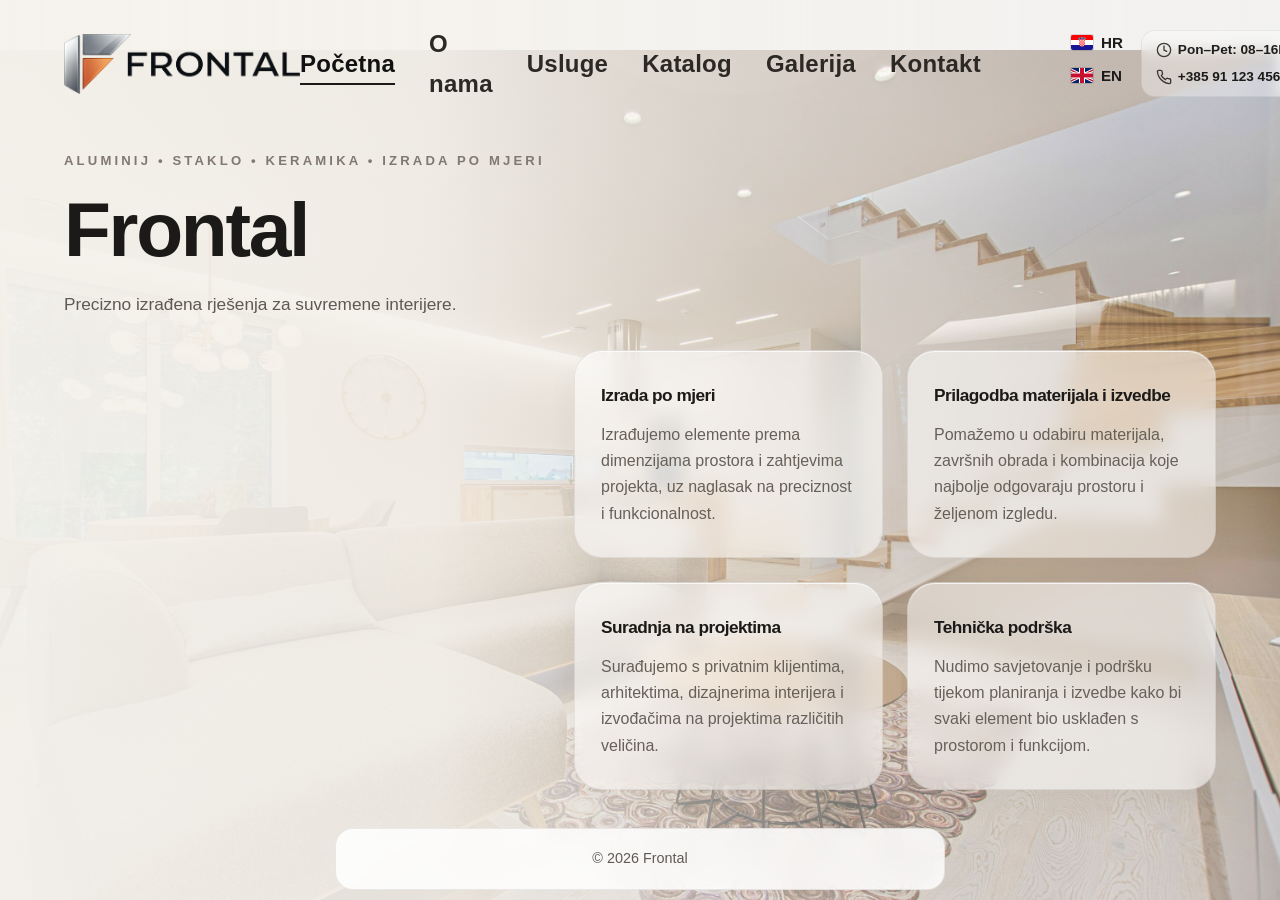
<file: index.html>
<!DOCTYPE html>
<html lang="hr">
<head>
  <meta charset="UTF-8" />
  <meta name="viewport" content="width=device-width, initial-scale=1.0" />

  <title>Frontal | Aluminij, staklo i keramika po mjeri</title>

  <meta name="description" content="Frontal – izrada aluminijskih, staklenih i keramičkih rješenja po mjeri. Moderna rješenja za interijere i poslovne prostore." />

  <!-- Open Graph (social sharing) -->
  <meta property="og:title" content="Frontal" />
  <meta property="og:description" content="Izrada aluminijskih, staklenih i keramičkih rješenja po mjeri." />
  <meta property="og:type" content="website" />

  <link rel="stylesheet" href="style.css" />
</head>
<body>

  <header class="site-header">
    <div class="container header-container">
      <a href="#hero" class="logo">
        <img src="images/FrontalLogoClean.png" alt="Frontal logo" />
      </a>

      <button class="menu-toggle" aria-label="Open menu" aria-expanded="false">
        <span></span>
        <span></span>
        <span></span>
      </button>

      <nav class="main-nav">
        <ul class="nav-list">
          <li><a href="#hero">Početna</a></li>
          <li><a href="#about">O nama</a></li>
          <li><a href="#services">Usluge</a></li>
          <li><a href="#catalogue">Katalog</a></li>
          <li><a href="#gallery">Galerija</a></li>
          <li><a href="#contact">Kontakt</a></li>
        </ul>
      </nav>

      <div class="header-meta">
        <div class="language-switcher" aria-label="Language switcher">
          <a href="index.html" class="language-link" aria-current="page">
            <img src="images/flag-hr.svg" alt="Croatian flag" class="flag-icon" />
            <span>HR</span>
          </a>

          <a href="en.html" class="language-link">
            <img src="images/flag-gb.svg" alt="United Kingdom flag" class="flag-icon" />
            <span>EN</span>
          </a>
        </div>

        <div class="header-info">
          <span class="info-item">
            <svg class="icon" viewBox="0 0 24 24" fill="none">
              <circle cx="12" cy="12" r="10" stroke="currentColor" stroke-width="2"/>
              <path d="M12 6v6l4 2" stroke="currentColor" stroke-width="2" stroke-linecap="round"/>
            </svg>
            Pon–Pet: 08–16h
          </span>

          <a href="tel:+385911234567" class="info-item">
            <svg class="icon" viewBox="0 0 24 24" fill="none">
              <path d="M22 16.92v3a2 2 0 0 1-2.18 2 
              19.8 19.8 0 0 1-8.63-3.07 
              19.5 19.5 0 0 1-6-6 
              19.8 19.8 0 0 1-3.07-8.67 
              A2 2 0 0 1 4.11 2h3a2 2 0 0 1 2 1.72 
              c.12.9.32 1.78.59 2.63 
              a2 2 0 0 1-.45 2.11L8.09 9.91 
              a16 16 0 0 0 6 6l1.45-1.45 
              a2 2 0 0 1 2.11-.45 
              c.85.27 1.73.47 2.63.59 
              A2 2 0 0 1 22 16.92z"
              stroke="currentColor" stroke-width="2" fill="none"/>
            </svg>
            +385 91 123 4567
          </a>
        </div>
      </div>
    </div>
  </header>

  <main>

    <!-- HERO -->
    <section id="hero" class="hero-section">
      <div class="container hero-container">
        <div class="hero-content">
          <p class="hero-subtitle">Aluminij • Staklo • Keramika • Izrada po mjeri</p>

          <h1 class="hero-title">
            Frontal
          </h1>

          <p class="hero-text">
            Precizno izrađena rješenja za suvremene interijere.
          </p>
        </div>

        <div class="hero-features">
          <div class="hero-feature-box">
            <h3>Izrada po mjeri</h3>
            <p>
              Izrađujemo elemente prema dimenzijama prostora i zahtjevima projekta,
              uz naglasak na preciznost i funkcionalnost.
            </p>
          </div>

          <div class="hero-feature-box">
            <h3>Prilagodba materijala i izvedbe</h3>
            <p>
              Pomažemo u odabiru materijala, završnih obrada i kombinacija koje najbolje
              odgovaraju prostoru i željenom izgledu.
            </p>
          </div>

          <div class="hero-feature-box">
            <h3>Suradnja na projektima</h3>
            <p>
              Surađujemo s privatnim klijentima, arhitektima, dizajnerima interijera
              i izvođačima na projektima različitih veličina.
            </p>
          </div>

          <div class="hero-feature-box">
            <h3>Tehnička podrška</h3>
            <p>
              Nudimo savjetovanje i podršku tijekom planiranja i izvedbe kako bi svaki
              element bio usklađen s prostorom i funkcijom.
            </p>
          </div>
        </div>
      </div>
    </section>

    <!-- ABOUT -->
    <section id="about" class="about-section section">
      <div class="container">
        <div class="section-heading">
          <h2>O nama</h2>
          <p>Specijalizirana izrada aluminijskih, staklenih i keramičkih rješenja po mjeri.</p>
        </div>

        <div class="about-content">
          <div class="about-text">
            <p>
              Frontal je specijalizirana radionica za izradu aluminijskih,
              staklenih i keramičkih rješenja po mjeri za stambene i poslovne prostore.
            </p>

            <p>
              Izrađujemo elemente poput kliznih vrata, vitrina, keramičkih radnih
              ploča, kuhinjskih otoka i drugih interijerskih rješenja.
              Svaki projekt prilagođava se dimenzijama prostora i željama klijenta.
            </p>

            <p>
              Kombiniramo vrhunske materijale s preciznom obradom kako bi rezultat bio
              dugotrajan, funkcionalan i estetski usklađen s prostorom.
            </p>
          </div>

          <div class="about-image">
            <img src="images/about-placeholder.jpg" alt="Radionica ili proizvodnja Frontal" />
          </div>
        </div>
      </div>
    </section>

    <!-- SERVICES -->
    <section id="services" class="services-section section">
      <div class="container">
        <div class="section-heading">
          <h2>Usluge</h2>
          <p>Izrada, prilagodba i izvedba rješenja po mjeri za suvremene interijere i eksterijere.</p>
        </div>

        <div class="services-grid">
          <div class="service-box">
            <h3>Izrada aluminijskih sustava</h3>
            <p>
              Proizvodnja aluminijskih vrata, okvira, vitrina i kliznih sustava
              prilagođenih dimenzijama i zahtjevima prostora.
            </p>
          </div>

          <div class="service-box">
            <h3>Staklena rješenja</h3>
            <p>
              Izrada i ugradnja staklenih vrata, stijena i dekorativnih elemenata
              za moderne i funkcionalne interijere.
            </p>
          </div>

          <div class="service-box">
            <h3>Keramičke površine</h3>
            <p>
              Izrada keramičkih radnih ploča, kuhinjskih otoka, umivaonika i zidnih
              obloga visoke otpornosti i dugotrajnosti.
            </p>
          </div>

          <div class="service-box">
            <h3>Montaža i ugradnja</h3>
            <p>
              Profesionalna ugradnja svih proizvoda uz preciznu izvedbu i završnu obradu
              prilagođenu prostoru.
            </p>
          </div>
        </div>
      </div>
    </section>

    <!-- CATALOGUE -->

    <section id="catalogue" class="catalogue-section section">
      <div class="container">
        <div class="section-heading">
          <h2>Katalog</h2>
          <p>Rješenja po mjeri za suvremene interijere i funkcionalne prostore.</p>
        </div>

        <div class="catalogue-grid">
          <article class="catalogue-card">
            <img src="images/aluminium-placeholder.jpg" alt="Aluminijski sustavi" />
            <div class="catalogue-content">
              <h3>Aluminijski sustavi</h3>
              <p>
                Aluminijske vratnice, klizna vrata i okviri izrađeni po mjeri.
                Dostupni u različitim bojama i završnim obradama.
              </p>
            </div>
          </article>

          <article class="catalogue-card">
            <img src="images/glass-placeholder.jpg" alt="Stakleni elementi" />
            <div class="catalogue-content">
              <h3>Stakleni elementi</h3>
              <p>
                Staklene površine, vrata i vitrine koje prostoru daju lakoću i
                sofisticiran izgled.
              </p>
            </div>
          </article>

          <article class="catalogue-card">
            <img src="images/wood-placeholder.jpg" alt="Interijerski elementi" />
            <div class="catalogue-content">
              <h3>Interijerski elementi</h3>
              <p>
                Vitrine, garderobe i ormari izrađeni po mjeri prostora za moderan
                i funkcionalan interijer.
              </p>
            </div>
          </article>

          <article class="catalogue-card">
            <img src="images/ceramics-placeholder.jpg" alt="Keramička rješenja" />
            <div class="catalogue-content">
              <h3>Keramička rješenja</h3>
              <p>
                Keramičke radne ploče, kuhinjski otoci i umivaonici visoke otpornosti i dugotrajnosti.
              </p>
            </div>
          </article>
        </div>
      </div>
    </section>

    <!-- GALLERY -->
    <section id="gallery" class="gallery-section section">
      <div class="container">
        <div class="section-heading">
          <h2>Galerija</h2>
          <p>Primjeri proizvoda, projekata i izvedenih rješenja.</p>
        </div>

        <div class="gallery-grid">
          <div class="gallery-item">
            <img src="images/gallery-1.jpg" alt="Primjer projekta 1" />
          </div>
          <div class="gallery-item">
            <img src="images/gallery-2.jpg" alt="Primjer projekta 2" />
          </div>
          <div class="gallery-item">
            <img src="images/gallery-3.jpg" alt="Primjer projekta 3" />
          </div>
          <div class="gallery-item">
            <img src="images/gallery-4.jpg" alt="Primjer projekta 4" />
          </div>
        </div>
      </div>
    </section>

    <!-- CONTACT -->
    <section id="contact" class="contact-section section">
      <div class="container">
        <div class="section-heading">
          <h2>Kontakt</h2>
          <p>
            Planirate uređenje doma ili radite na projektu za klijenta?
            Javite nam se za ponudu ili dodatne informacije.
          </p>
        </div>

        <div class="contact-content">
          <div class="contact-info">
            <h3>Kontakt informacije</h3>
            <p><strong>Telefon:</strong> +385 XX XXX XXX</p>
            <p><strong>Email:</strong> info@frontal.hr</p>
            <p><strong>Adresa:</strong> Ulica i broj, Grad</p>
          </div>

          <div class="contact-form-wrapper">
            <form class="contact-form">
              <div class="form-group">
                <label for="name">Ime i prezime</label>
                <input type="text" id="name" name="name" />
              </div>

              <div class="form-group">
                <label for="email">Email</label>
                <input type="email" id="email" name="email" />
              </div>

              <div class="form-group">
                <label for="message">Poruka</label>
                <textarea id="message" name="message" rows="6"></textarea>
              </div>

              <button type="submit" class="btn btn-primary">Pošalji</button>
            </form>
          </div>
        </div>
      </div>
    </section>
  </main>

  <!-- FOOTER -->

  <footer class="site-footer">
    <a href="#hero" class="footer-container">
      <span class="footer-copy">© 2026 Frontal</span>
    </a>
  </footer>

  <script src="script.js"></script>
</body>
</html>
</file>
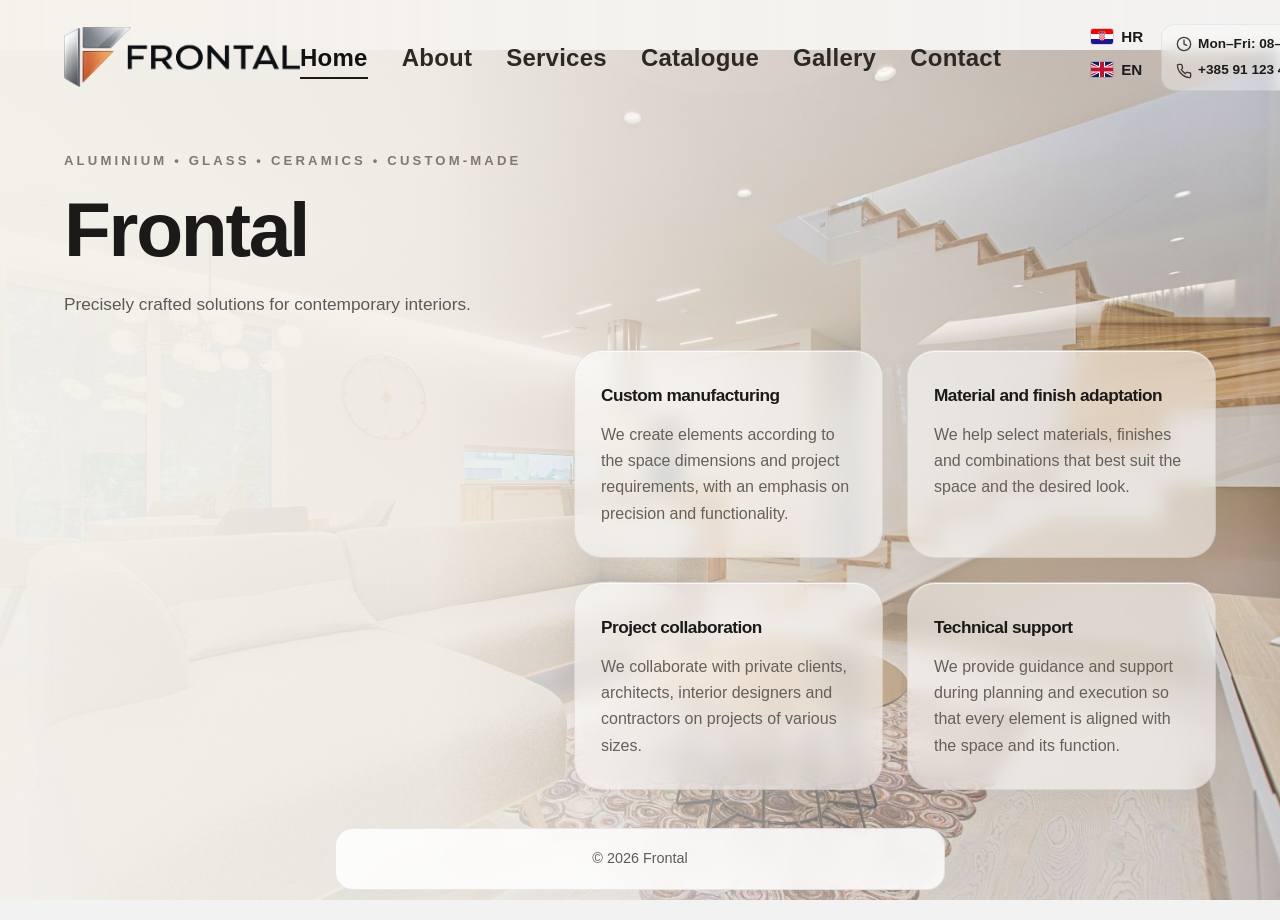
<file: en.html>
<!DOCTYPE html>
<html lang="en">
<head>
  <meta charset="UTF-8" />
  <meta name="viewport" content="width=device-width, initial-scale=1.0" />

  <title>Frontal | Custom aluminium, glass and ceramic solutions</title>

  <meta name="description" content="Frontal – custom aluminium, glass and ceramic solutions. Modern solutions for interiors and commercial spaces." />

  <!-- Open Graph (social sharing) -->
  <meta property="og:title" content="Frontal" />
  <meta property="og:description" content="Custom aluminium, glass and ceramic solutions." />
  <meta property="og:type" content="website" />

  <link rel="stylesheet" href="style.css" />
</head>
<body>

  <header class="site-header">
    <div class="container header-container">
      <a href="#hero" class="logo">
        <img src="images/FrontalLogoClean.png" alt="Frontal logo" />
      </a>

      <button class="menu-toggle" aria-label="Open menu" aria-expanded="false">
        <span></span>
        <span></span>
        <span></span>
      </button>

      <nav class="main-nav">
        <ul class="nav-list">
          <li><a href="#hero">Home</a></li>
          <li><a href="#about">About</a></li>
          <li><a href="#services">Services</a></li>
          <li><a href="#catalogue">Catalogue</a></li>
          <li><a href="#gallery">Gallery</a></li>
          <li><a href="#contact">Contact</a></li>
        </ul>
      </nav>

      <div class="header-meta">
        <div class="language-switcher" aria-label="Language switcher">
          <a href="index.html" class="language-link">
            <img src="images/flag-hr.svg" alt="Croatian flag" class="flag-icon" />
            <span>HR</span>
          </a>

          <a href="en.html" class="language-link" aria-current="page">
            <img src="images/flag-gb.svg" alt="English flag" class="flag-icon" />
            <span>EN</span>
          </a>
        </div>

        <div class="header-info">
          <span class="info-item">
            <svg class="icon" viewBox="0 0 24 24" fill="none">
              <circle cx="12" cy="12" r="10" stroke="currentColor" stroke-width="2"/>
              <path d="M12 6v6l4 2" stroke="currentColor" stroke-width="2" stroke-linecap="round"/>
            </svg>
            Mon–Fri: 08–16h
          </span>

          <a href="tel:+385911234567" class="info-item">
            <svg class="icon" viewBox="0 0 24 24" fill="none">
              <path d="M22 16.92v3a2 2 0 0 1-2.18 2 
              19.8 19.8 0 0 1-8.63-3.07 
              19.5 19.5 0 0 1-6-6 
              19.8 19.8 0 0 1-3.07-8.67 
              A2 2 0 0 1 4.11 2h3a2 2 0 0 1 2 1.72 
              c.12.9.32 1.78.59 2.63 
              a2 2 0 0 1-.45 2.11L8.09 9.91 
              a16 16 0 0 0 6 6l1.45-1.45 
              a2 2 0 0 1 2.11-.45 
              c.85.27 1.73.47 2.63.59 
              A2 2 0 0 1 22 16.92z"
              stroke="currentColor" stroke-width="2" fill="none"/>
            </svg>
            +385 91 123 4567
          </a>
        </div>
      </div>
    </div>
  </header>

  <main>

    <!-- HERO -->
    <section id="hero" class="hero-section">
      <div class="container hero-container">
        <div class="hero-content">
          <p class="hero-subtitle">Aluminium • Glass • Ceramics • Custom-made</p>

          <h1 class="hero-title">
            Frontal
          </h1>

          <p class="hero-text">
            Precisely crafted solutions for contemporary interiors.
          </p>
        </div>

        <div class="hero-features">
          <div class="hero-feature-box">
            <h3>Custom manufacturing</h3>
            <p>
              We create elements according to the space dimensions and project requirements,
              with an emphasis on precision and functionality.
            </p>
          </div>

          <div class="hero-feature-box">
            <h3>Material and finish adaptation</h3>
            <p>
              We help select materials, finishes and combinations that best suit the space
              and the desired look.
            </p>
          </div>

          <div class="hero-feature-box">
            <h3>Project collaboration</h3>
            <p>
              We collaborate with private clients, architects, interior designers
              and contractors on projects of various sizes.
            </p>
          </div>

          <div class="hero-feature-box">
            <h3>Technical support</h3>
            <p>
              We provide guidance and support during planning and execution so that every
              element is aligned with the space and its function.
            </p>
          </div>
        </div>
      </div>
    </section>

    <!-- ABOUT -->
    <section id="about" class="about-section section">
      <div class="container">
        <div class="section-heading">
          <h2>About Us</h2>
          <p>Specialised custom aluminium, glass and ceramic solutions.</p>
        </div>

        <div class="about-content">
          <div class="about-text">
            <p>
              Frontal is a specialised workshop for producing custom aluminium,
              glass and ceramic solutions for residential and commercial spaces.
            </p>

            <p>
              We create elements such as sliding doors, display cabinets, ceramic worktops,
              kitchen islands and other interior solutions.
              Each project is adapted to the dimensions of the space and the client’s wishes.
            </p>

            <p>
              We combine premium materials with precise craftsmanship to ensure the result is
              durable, functional and visually aligned with the space.
            </p>
          </div>

          <div class="about-image">
            <img src="images/about-placeholder.jpg" alt="Frontal workshop or production" />
          </div>
        </div>
      </div>
    </section>

    <!-- SERVICES -->
    <section id="services" class="services-section section">
      <div class="container">
        <div class="section-heading">
          <h2>Services</h2>
          <p>Manufacturing, adaptation and installation of custom solutions for contemporary interiors and exteriors.</p>
        </div>

        <div class="services-grid">
          <div class="service-box">
            <h3>Aluminium systems manufacturing</h3>
            <p>
              Production of aluminium doors, frames, display cabinets and sliding systems
              tailored to the dimensions and requirements of the space.
            </p>
          </div>

          <div class="service-box">
            <h3>Glass solutions</h3>
            <p>
              Manufacturing and installation of glass doors, partitions and decorative elements
              for modern and functional interiors.
            </p>
          </div>

          <div class="service-box">
            <h3>Ceramic surfaces</h3>
            <p>
              Production of ceramic worktops, kitchen islands, sinks and wall cladding
              with high resistance and long-lasting durability.
            </p>
          </div>

          <div class="service-box">
            <h3>Assembly and installation</h3>
            <p>
              Professional installation of all products with precise execution and finishing
              adapted to the space.
            </p>
          </div>
        </div>
      </div>
    </section>

    <!-- CATALOGUE -->

    <section id="catalogue" class="catalogue-section section">
      <div class="container">
        <div class="section-heading">
          <h2>Catalogue</h2>
          <p>Custom solutions for contemporary interiors and functional spaces.</p>
        </div>

        <div class="catalogue-grid">
          <article class="catalogue-card">
            <img src="images/aluminium-placeholder.jpg" alt="Aluminium systems" />
            <div class="catalogue-content">
              <h3>Aluminium systems</h3>
              <p>
                Aluminium cabinet doors, sliding doors and frames made to measure.
                Available in different colours and finishes.
              </p>
            </div>
          </article>

          <article class="catalogue-card">
            <img src="images/glass-placeholder.jpg" alt="Glass elements" />
            <div class="catalogue-content">
              <h3>Glass elements</h3>
              <p>
                Glass surfaces, doors and display cabinets that add lightness and
                a sophisticated look to the space.
              </p>
            </div>
          </article>

          <article class="catalogue-card">
            <img src="images/wood-placeholder.jpg" alt="Interior elements" />
            <div class="catalogue-content">
              <h3>Interior elements</h3>
              <p>
                Display cabinets, wardrobes and closets made to fit the space for a modern
                and functional interior.
              </p>
            </div>
          </article>

          <article class="catalogue-card">
            <img src="images/ceramics-placeholder.jpg" alt="Ceramic solutions" />
            <div class="catalogue-content">
              <h3>Ceramic solutions</h3>
              <p>
                Ceramic worktops, kitchen islands and sinks with high resistance and long-lasting durability.
              </p>
            </div>
          </article>
        </div>
      </div>
    </section>

    <!-- GALLERY -->

    <section id="gallery" class="gallery-section section">
      <div class="container">
        <div class="section-heading">
          <h2>Gallery</h2>
          <p>Examples of products, projects and completed solutions.</p>
        </div>

        <div class="gallery-grid">
          <div class="gallery-item">
            <img src="images/gallery-1.jpg" alt="Project example 1" />
          </div>
          <div class="gallery-item">
            <img src="images/gallery-2.jpg" alt="Project example 2" />
          </div>
          <div class="gallery-item">
            <img src="images/gallery-3.jpg" alt="Project example 3" />
          </div>
          <div class="gallery-item">
            <img src="images/gallery-4.jpg" alt="Project example 4" />
          </div>
        </div>
      </div>
    </section>

    <!-- CONTACT -->
    <section id="contact" class="contact-section section">
      <div class="container">
        <div class="section-heading">
          <h2>Contact</h2>
          <p>
            Planning a home renovation or working on a project for a client?
            Contact us for a quote or additional information.
          </p>
        </div>

        <div class="contact-content">
          <div class="contact-info">
            <h3>Contact information</h3>
            <p><strong>Phone:</strong> +385 XX XXX XXX</p>
            <p><strong>Email:</strong> info@frontal.hr</p>
            <p><strong>Address:</strong> Street and number, City</p>
          </div>

          <div class="contact-form-wrapper">
            <form class="contact-form">
              <div class="form-group">
                <label for="name">Full name</label>
                <input type="text" id="name" name="name" />
              </div>

              <div class="form-group">
                <label for="email">Email</label>
                <input type="email" id="email" name="email" />
              </div>

              <div class="form-group">
                <label for="message">Message</label>
                <textarea id="message" name="message" rows="6"></textarea>
              </div>

              <button type="submit" class="btn btn-primary">Send</button>
            </form>
          </div>
        </div>
      </div>
    </section>
  </main>

  <!-- FOOTER -->

  <footer class="site-footer">
    <a href="#hero" class="footer-container">
      <span class="footer-copy">© 2026 Frontal</span>
    </a>
  </footer>

  <script src="script.js"></script>
</body>
</html>
</file>
<file: style.css>
/* ---------- RESET ---------- */

*{
  margin:0;
  padding:0;
  box-sizing:border-box;
}

:root{
  --hero-top-padding: 150px;
  --hero-bottom-padding: 20px;
  --hero-left-offset: 0px;
  --nav-font-size: 1.5rem;
  --language-to-header-gap: 18px;
  --language-item-gap: 8px;
  --language-flag-text-gap: 8px;
}

html, body{
  width:100%;
  min-height:100%;
  height:100%;
}

body{
  font-family:Arial, Helvetica, sans-serif;
  background:#f2f2f2;
  color:#1d1d1b;
  line-height:1.65;
  -webkit-font-smoothing:antialiased;
  text-rendering:optimizeLegibility;
  display:flex;
  flex-direction:column;
  min-height:100vh;
}

img{
  display:block;
  width:100%;
}

a{
  color:inherit;
  text-decoration:none;
}

button{
  font:inherit;
}

h1, h2, h3{
  color:#1b1a18;
  font-weight:600;
  letter-spacing:-0.03em;
}

p{
  color:#5f5a54;
}

/* ---------- GLOBAL ---------- */

.container{
  width:min(90%, 1600px);
  margin:0 auto;
}

.section{
  min-height:100vh;
  padding:140px 0 140px;
  background:
    linear-gradient(to bottom, rgba(255,255,255,0.26), rgba(255,255,255,0)),
    #f0ece6;
}

.section-heading{
  text-align:center;
  margin-bottom:70px;
}

.section-heading h2{
  font-size:clamp(2.3rem, 4vw, 4.2rem);
  line-height:1.02;
  margin-bottom:16px;
}

.section-heading p{
  max-width:720px;
  margin:0 auto;
  font-size:1.02rem;
  color:#6b655e;
}

.btn{
  display:inline-flex;
  align-items:center;
  justify-content:center;
  min-width:190px;
  padding:15px 30px;
  border-radius:999px;
  font-size:0.96rem;
  font-weight:600;
  letter-spacing:0.02em;
  transition:all 0.3s ease;
  cursor:pointer;
}

.btn-primary{
  background:#1c1b19;
  color:#ffffff;
  border:1px solid #1c1b19;
  box-shadow:0 10px 24px rgba(0,0,0,0.08);
}

.btn-primary:hover{
  background:#34312d;
  border-color:#34312d;
  transform:translateY(-2px);
}

.btn-secondary{
  background:rgba(255,255,255,0.55);
  color:#1c1b19;
  border:1px solid rgba(28,27,25,0.12);
  backdrop-filter:blur(8px);
}

.btn-secondary:hover{
  background:#ffffff;
  transform:translateY(-2px);
}

/* ---------- HEADER ---------- */

.site-header{
  position:absolute;
  top:0;
  left:0;
  width:100%;
  z-index:1000;
  background:transparent;
  backdrop-filter:none;
  border-bottom:none;
}

.header-container{
  display:flex;
  justify-content:space-between;
  align-items:center;
  padding:24px 0;
}

.logo{
  font-size:2rem;
  font-weight:700;
  letter-spacing:-0.05em;
  color:#181715;
  transition:opacity 0.25s ease, transform 0.25s ease;
  display:flex;
  align-items:center;
  height:100%;
}

.logo:hover{
  opacity:0.7;
  transform:translateY(-1px);
  cursor:pointer;
}

.logo img{
  height:60px;
  width:auto;
  display:block;
}

.header-info{
  display:flex;
  flex-direction:column;
  align-items:flex-start;
  gap:4px;
  font-size:0.85rem;
  white-space:nowrap;
  
  padding:8px 14px;
  border-radius:14px;

  background:rgba(255,255,255,0.35);
  backdrop-filter:blur(8px);

  border:1px solid rgba(0,0,0,0.06);
}

.header-info a{
  font-weight:600;
  color:#1c1b19;
}

.header-info span{
  font-weight:600;
}

.info-item{
  display:flex;
  align-items:center;
  gap:6px;
}

.icon{
  width:16px;
  height:16px;
  opacity:0.85;
}

.main-nav{
  margin-left:auto;
  margin-right: 90px;
}

.main-nav .nav-list{
  list-style:none;
  display:flex;
  align-items:center;
  gap:34px;
}

.main-nav a{
  position:relative;
  color:#2c2925;
  font-size:var(--nav-font-size); /* navbar font size */
  font-weight:600;
  letter-spacing:0.01em;
  transition:color 0.25s ease;
}

.main-nav a::after{
  content:"";
  position:absolute;
  left:0;
  bottom:-8px;
  width:0;
  height:1.5px;
  background:#1b1a18;
  transition:width 0.3s ease;
}

.main-nav a:hover::after,
.main-nav a.active::after{
  width:100%;
}

.main-nav a:hover,
.main-nav a.active{
  color:#111;
}

.header-meta{
  display:flex;
  align-items:flex-start;
  gap:var(--language-to-header-gap);
}

.language-switcher{
  display:flex;
  flex-direction:column;
  align-items:flex-start;
  gap:var(--language-item-gap);
  white-space:nowrap;
}

.language-link{
  display:inline-flex;
  align-items:center;
  gap:var(--language-flag-text-gap);
  font-size:0.95rem;
  font-weight:600;
  color:#1c1b19;
}

.language-link:hover{
  opacity:0.7;
}

.flag-icon{
  width:22px;
  height:15px;
  object-fit:cover;
  display:block;
  border-radius:2px;
  box-shadow:0 0 0 1px rgba(0,0,0,0.12);
  flex-shrink:0;
}

/* ---------- HERO ---------- */

.hero-section{
  position:relative;
  min-height:100vh;
  display:flex;
  align-items:flex-start;
  overflow:hidden;
  opacity:0;
  transform:translateY(20px);
  padding-top:var(--hero-top-padding);
  padding-bottom:var(--hero-bottom-padding);

  background:
    linear-gradient(
      90deg,
      rgba(245,242,236,0.96) 0%,
      rgba(245,242,236,0.9) 34%,
      rgba(245,242,236,0.55) 58%,
      rgba(245,242,236,0.18) 100%
    ),
    url("images/hero-placeholder.jpg");

  background-size:cover;
  background-position: 0 0, center calc(50% + 50px);
  background-repeat:no-repeat;
}

.hero-section.show{
  animation:fadeSection 0.5s ease forwards;
}

.hero-container{
  display:grid;
  grid-template-columns:minmax(320px, 700px) 1fr;
  align-items:start;
  gap:10px;
}

.hero-content{
  max-width:700px;
  margin-left:var(--hero-left-offset);
}

.hero-subtitle{
  font-size:0.82rem;
  text-transform:uppercase;
  letter-spacing:0.24em;
  color:#81796f;
  margin-bottom:22px;
  font-weight:600;
}

.hero-title{
  font-size:clamp(3rem, 6vw, 5rem);
  line-height:0.92;
  margin-bottom:26px;
  max-width:700px;
}

.hero-text{
  max-width:580px;
  font-size:1.08rem;
  color:#5e5952;
  margin-bottom:20px;
}

.hero-features{
  margin-left:-200px;
  margin-top: 200px;
  display:grid;
  grid-template-columns:repeat(2, 1fr);
  gap:24px;
}

.hero-feature-box{
  background:rgba(255,255,255,0.52);
  border:1px solid rgba(41,36,31,0.08);
  border-radius:28px;
  box-shadow:
    0 10px 30px rgba(63,52,40,0.05),
    0 1px 0 rgba(255,255,255,0.75) inset;
  backdrop-filter:blur(10px);
  padding:30px 26px;
  transition: transform 0.25s ease, box-shadow 0.25s ease;  
}

.hero-feature-box:hover{
  transform: scale(1.03) translateY(-5px); 
  cursor: pointer; 
}

.hero-feature-box h3{
  font-size:1.08rem;
  margin-bottom:12px;
}

.hero-feature-box p{
  color:#666058;
}

/* ---------- PAGE SWITCH ANIMATION ---------- */

.about-section,
.services-section,
.catalogue-section,
.gallery-section,
.contact-section{
  display:none;
  opacity:0;
  transform:translateY(20px);
}

.about-section.show,
.services-section.show,
.catalogue-section.show,
.gallery-section.show,
.contact-section.show{
  display:block;
  animation:fadeSection 0.5s ease forwards;
}

@keyframes fadeSection{
  from{
    opacity:0;
    transform:translateY(20px);
  }
  to{
    opacity:1;
    transform:translateY(0);
  }
}

/* ---------- SHARED PREMIUM SURFACES ---------- */

.about-text,
.catalogue-card,
.service-box,
.contact-info,
.contact-form-wrapper,
.gallery-item{
  background:rgba(255,255,255,0.52);
  border:1px solid rgba(41,36,31,0.08);
  border-radius:28px;
  box-shadow:
    0 10px 30px rgba(63,52,40,0.05),
    0 1px 0 rgba(255,255,255,0.75) inset;
  backdrop-filter:blur(10px);
}

/* ---------- ABOUT ---------- */

.about-content{
  display:grid;
  grid-template-columns:1.05fr 0.95fr;
  gap:46px;
  align-items:center;
}

.about-text{
  padding:42px;
}

.about-text p{
  font-size:1.02rem;
}

.about-text p + p{
  margin-top:18px;
}

.about-image{
  position:relative;
}

.about-image::before{
  content:"";
  position:absolute;
  top:-18px;
  left:-18px;
  width:100%;
  height:100%;
  border-radius:32px;
  background:rgba(255,255,255,0.35);
  z-index:0;
}

.about-image img{
  position:relative;
  z-index:1;
  height:500px;
  object-fit:cover;
  border-radius:32px;
  box-shadow:0 18px 42px rgba(62,52,42,0.08);
}

/* ---------- SERVICES ---------- */

.services-grid{
  display:grid;
  grid-template-columns:repeat(4, 1fr);
  gap:24px;
}

.service-box{
  padding:34px 28px;
  transition:transform 0.3s ease, box-shadow 0.3s ease;
}

.service-box:hover{
  transform:translateY(-6px);
  box-shadow:
    0 18px 42px rgba(63,52,40,0.07),
    0 1px 0 rgba(255,255,255,0.8) inset;
}

.service-box h3{
  font-size:1.14rem;
  margin-bottom:12px;
}

.service-box p{
  color:#666058;
}

/* ---------- CATALOGUE ---------- */

.catalogue-grid{
  display:grid;
  grid-template-columns:repeat(4, 1fr);
  gap:26px;
}

.catalogue-card{
  position:relative;
  overflow:hidden;
  border-radius:28px;
  min-height:420px;
  transition:transform 0.3s ease, box-shadow 0.3s ease;
}

.catalogue-card:hover{
  transform:translateY(-7px);
  box-shadow:
    0 18px 42px rgba(63,52,40,0.08),
    0 1px 0 rgba(255,255,255,0.8) inset;
}

.catalogue-card img{
  position:absolute;
  inset:0;
  width:100%;
  height:100%;
  object-fit:cover;
  transition:transform 0.45s ease;
}

.catalogue-card:hover img{
  transform:scale(1.04);
}

.catalogue-content{
  position:absolute;
  left:0;
  right:0;
  bottom:0;
  padding:26px 24px 28px;
  background:linear-gradient(
    to top,
    rgba(0,0,0,0.9) 0%,
    rgba(0,0,0,0.6) 45%,
    rgba(0,0,0,0) 100%
  );
}

.catalogue-content h3{
  font-size:1.18rem;
  margin-bottom:10px;
  color:#ffffff;
}

.catalogue-content p{
  color:rgba(255,255,255,0.92);
}

/* ---------- GALLERY ---------- */

.gallery-grid{
  display:grid;
  grid-template-columns:repeat(4, 1fr);
  gap:20px;
}

.gallery-item{
  overflow:hidden;
}

.gallery-item img{
  height:290px;
  object-fit:contain;
  transition:transform 0.45s ease;
  background: #f0ece6;
}

.gallery-item:hover img{
  transform:scale(1.05);
}

/* ---------- CONTACT ---------- */

.contact-content{
  display:grid;
  grid-template-columns:0.9fr 1.1fr;
  gap:28px;
  align-items:start;
}

.contact-info,
.contact-form-wrapper{
  padding:38px;
}

.contact-info h3{
  font-size:1.4rem;
  margin-bottom:18px;
}

.contact-info p{
  margin-bottom:12px;
  color:#5f5a54;
}

.contact-form{
  display:flex;
  flex-direction:column;
  gap:18px;
}

.form-group{
  display:flex;
  flex-direction:column;
  gap:8px;
}

.form-group label{
  font-size:0.95rem;
  font-weight:600;
  color:#272421;
}

input,
textarea{
  width:100%;
  padding:15px 16px;
  border:1px solid rgba(35,31,27,0.1);
  border-radius:16px;
  background:rgba(255,255,255,0.84);
  color:#1d1d1b;
  font-size:0.98rem;
  outline:none;
  transition:border-color 0.25s ease, box-shadow 0.25s ease, background 0.25s ease;
}

input:focus,
textarea:focus{
  border-color:rgba(29,29,27,0.22);
  box-shadow:0 0 0 4px rgba(0,0,0,0.04);
  background:#ffffff;
}

textarea{
  resize:vertical;
  min-height:170px;
}

.contact-form button{
  border:none;
  align-self:flex-start;
}

/* ---------- FOOTER ---------- */

.site-footer{
  position:fixed;
  left:0;
  right:0;
  bottom:0;
  z-index:1000;
  display:flex;
  justify-content:center;
  pointer-events:none;
}

.footer-container{
  pointer-events:auto;

  display:flex;
  align-items:center;
  justify-content:center;

  background:rgba(255,255,255,0.85);
  border:1px solid rgba(0,0,0,0.08);
  border-radius:18px;

  padding:18px 20%;
  margin-bottom:10px;

  backdrop-filter:blur(10px);
  font-size:0.9rem;

  transition:transform 0.25s ease, opacity 0.25s ease;
}

.footer-container:hover{
  transform:translateY(-1px);
  opacity:0.85;
}

.footer-copy{
  color:#5f5a54;
}
/* ---------- RESPONSIVE ---------- */

.menu-toggle{
  display:none;
  background:none;
  border:none;
  padding:8px;
  cursor:pointer;
  z-index:1001;
}

.menu-toggle span{
  display:block;
  width:26px;
  height:3px;
  margin:5px 0;
  background:#1f1f1f;
  border-radius:2px;
}

@media (max-width:1100px){
  .catalogue-grid,
  .services-grid,
  .gallery-grid{
    grid-template-columns:repeat(2, 1fr);
  }

  .about-content,
  .contact-content,
  .hero-container{
    grid-template-columns:1fr;
  }

  .about-image img{
    height:420px;
  }

  .hero-features{
    grid-template-columns:repeat(2, 1fr);
    margin-left:0;
    margin-top:10px;
  }

  .header-container{
    display:grid;
    grid-template-columns:auto 1fr auto;
    align-items:center;
    column-gap:18px;
  }

  .main-nav{
    margin:0;
    width:100%;
  }

  .main-nav .nav-list{
    display:flex;
    justify-content:center;
    align-items:center;
    gap:12px;
  }

  .main-nav a{
    font-size:0.95rem;
    white-space:nowrap;
  }

  .logo img{
    height:52px;
  }

  .header-info{
    padding:8px 12px;
    font-size:0.8rem;
  }

  .hero-section{
    background-position:0 0, center;
  }
}

@media (max-width:820px){
  .site-header{
    position:absolute;
    background:transparent;
    backdrop-filter:none;
  }

  .header-container{
    display:flex;
    flex-direction:column;
    align-items:center;
    gap:14px;
  }

  .logo img{
    height:52px;
  }

  .main-nav{
    width:100%;
    margin-left:0;
    margin-right:0;
  }

  .main-nav .nav-list{
    display:flex;
    justify-content:center;
    align-items:center;
    flex-wrap:wrap;
    gap:12px 16px;
  }

  .main-nav a{
    font-size:0.9rem;
    white-space:nowrap;
  }

  .header-info{
    align-self:center;
  }

  .hero-section{
    min-height:auto;
    padding-top:120px;
    padding-bottom:40px;
  }

  .hero-title{
    font-size:4rem;
  }

  .section{
    padding:100px 0 120px;
  }

  .back-to-top-btn{
    font-size:0.82rem;
    padding:14px 24px;
  }
}

@media (max-width:560px){
  .site-header{
    position:relative;
    z-index:1200;
  }

  .header-container{
    position:relative;
    display:grid;
    grid-template-columns:1fr auto;
    align-items:center;
    gap:12px;
    padding:16px 0;
  }

  .logo{
    justify-self:start;
  }

  .logo img{
    height:44px;
  }

  .menu-toggle{
    display:block;
    justify-self:end;
    z-index:1301;
  }

  .menu-toggle span{
    display:block;
    width:26px;
    height:3px;
    margin:5px 0;
    background:#1f1f1f;
    border-radius:2px;
  }

  .main-nav{
    display:none;
    position:absolute;
    top:60px;
    right:0;
    width:min(150px, calc(100vw - 32px));
    padding:12px;
    border-radius:18px;
    background:rgba(242, 238, 232, 1);
    backdrop-filter:blur(10px);
    border:1px solid rgba(0,0,0,0.06);
    box-shadow:0 10px 30px rgba(0,0,0,0.12);
    z-index:1300;
  }

  .main-nav.active{
    display:block;
  }

  .main-nav .nav-list{
    display:flex;
    flex-direction:column;
    align-items:stretch;
    gap:0;
    padding:0;
    margin:0;
  }

  .main-nav li{
    width:100%;
    list-style:none;
  }

  .main-nav a{
    display:block;
    width:100%;
    padding:14px 10px;
    font-size:1rem;
    border-bottom:1px solid rgba(0,0,0,0.06);
  }

  .main-nav li:last-child a{
    border-bottom:none;
  }

  .header-info{
    display:flex;
    flex-direction:column;
    align-items:flex-start;
    justify-self:start;
    width:auto;
    max-width:max-content;
    grid-column:1 / -1;
    gap:4px;
    padding:8px 14px;
    border-radius:14px;
    background:#f2eee8;
  }

  .catalogue-grid,
  .services-grid,
  .gallery-grid,
  .hero-features{
    grid-template-columns:1fr;
  }

  .hero-buttons{
    flex-direction:column;
    align-items:flex-start;
  }

  .btn{
    width:100%;
    max-width:260px;
  }

  .about-text,
  .contact-info,
  .contact-form-wrapper,
  .hero-feature-box{
    padding:26px;
  }

  .about-image img{
    height:300px;
  }

  .gallery-item img{
    height:220px;
  }

  .hero-title{
    font-size:3.1rem;
  }

  .back-to-top-btn{
    padding:12px 18px;
  }

  .hero-content{
    padding-top:10px;
  }

  .hero-section{
    padding-top:30px;
  }

  .site-footer{
    position:relative;
    display:flex;
    justify-content:center;
    align-items:center;
    width:auto;
    left:auto;
    right:auto;
    bottom:auto;
    margin-top:0;
    padding:0;
    background:#f0ece6;
  }

  .footer-container{
    margin-bottom:0;
  }

  .header-meta{
  display:flex;
  align-items:flex-start;
  justify-self:start;
  grid-column:1 / -1;
  gap:var(--language-to-header-gap);
  }
}
</file>
